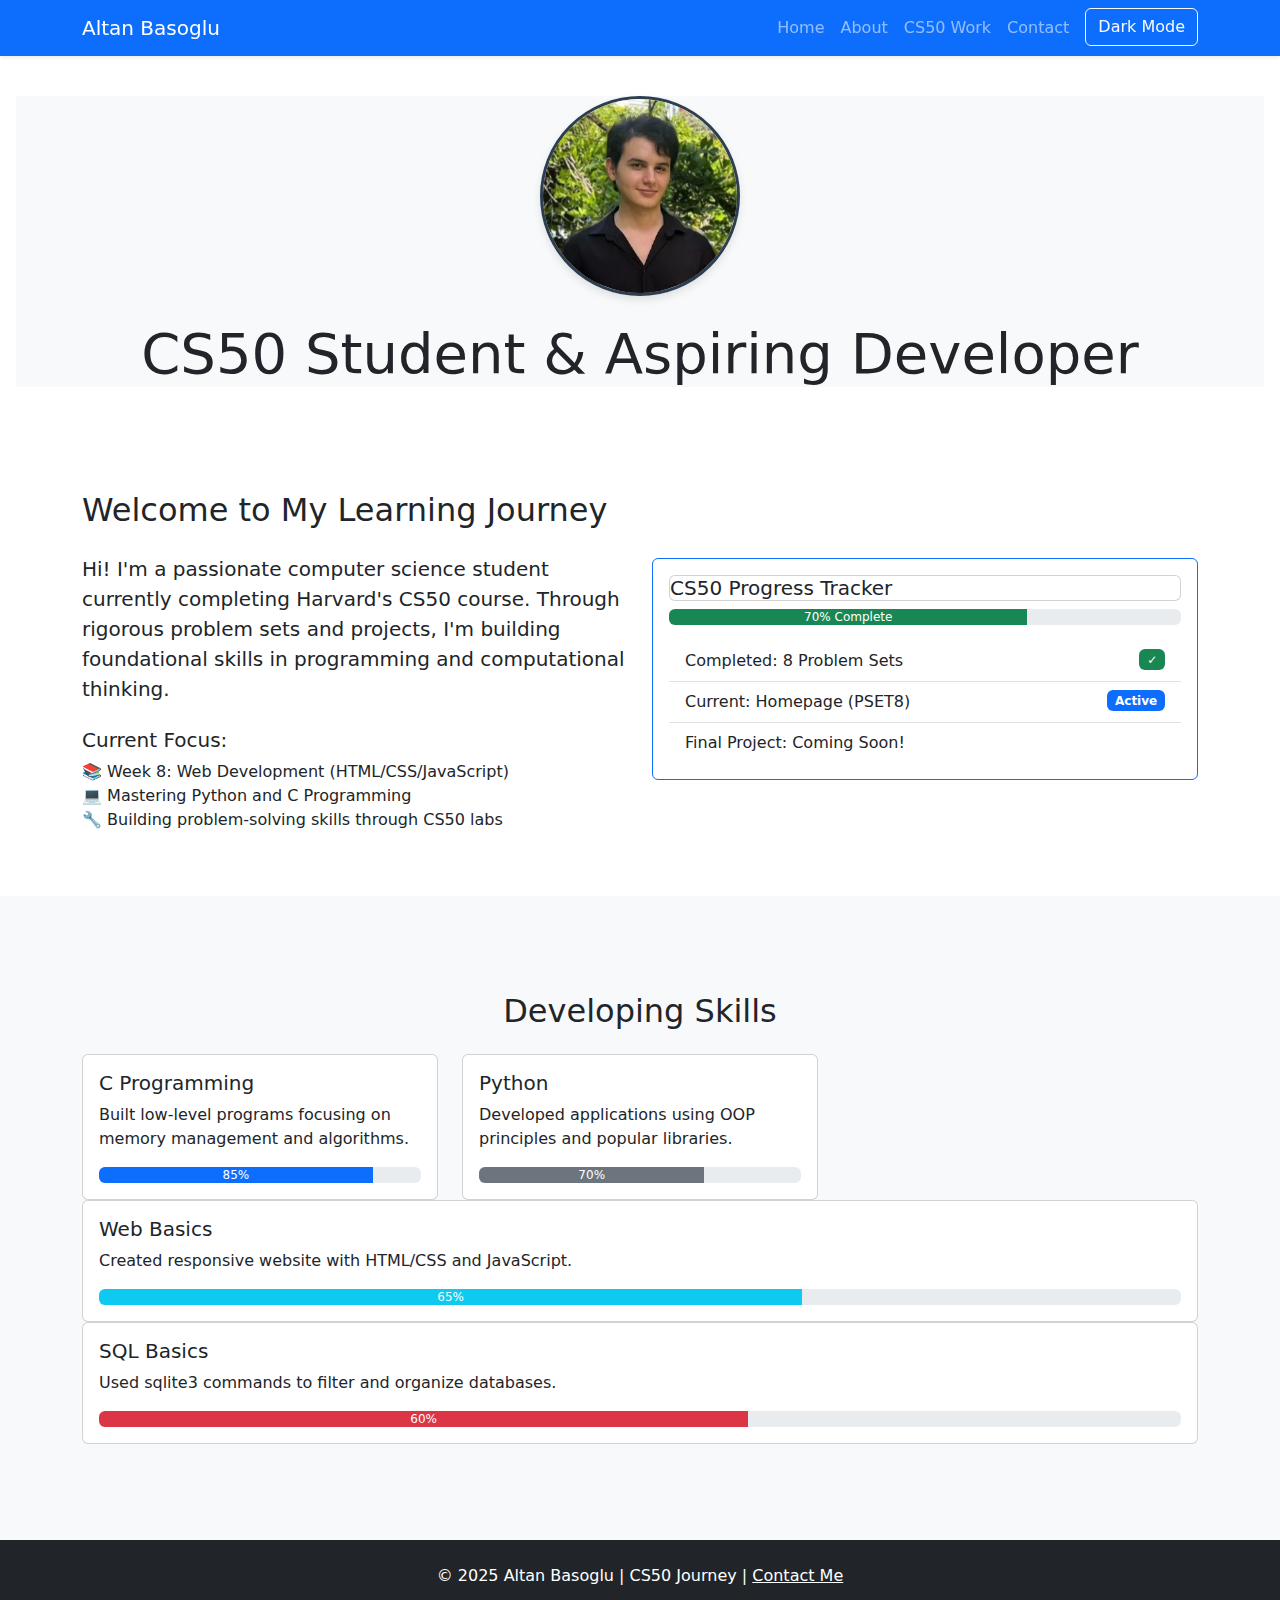
<file: week8/Homepage/index.html>
<!DOCTYPE html>

<html lang="en">
    <head>
        <meta charset="UTF-8">
        <meta name="viewport" content="width=device-width, initial-scale=1.0">
        <!-- Bootstrap CSS -->
        <link href="https://cdn.jsdelivr.net/npm/bootstrap@5.3.3/dist/css/bootstrap.min.css" rel="stylesheet" integrity="sha384-QWTKZyjpPEjISv5WaRU9OFeRpok6YctnYmDr5pNlyT2bRjXh0JMhjY6hW+ALEwIH" crossorigin="anonymous">
        <script src="https://cdn.jsdelivr.net/npm/bootstrap@5.3.3/dist/js/bootstrap.bundle.min.js" integrity="sha384-YvpcrYf0tY3lHB60NNkmXc5s9fDVZLESaAA55NDzOxhy9GkcIdslK1eN7N6jIeHz" crossorigin="anonymous"></script>
        <!-- CS50 CSS -->
        <link href="styles.css" rel="stylesheet">
        <!-- My custom CSS -->
        <link href="custom.css" rel="stylesheet">
        <title>My Webpage</title>
    </head>
    <body>
        <!-- Navigation -->
        <nav class="navbar navbar-expand-lg navbar-dark bg-primary shadow-sm fixed-top">
            <div class="container">
                <a class="navbar-brand" href="index.html">Altan Basoglu</a>
                <button class="navbar-toggler" type="button" data-bs-toggle="collapse" data-bs-target="#navbarNav">
                    <span class="navbar-toggler-icon"></span>
                </button>
                <div class="collapse navbar-collapse" id="navbarNav">
                    <ul class="navbar-nav ms-auto">
                        <li class="nav-item">
                            <a class="nav-link" href="index.html">Home</a>
                        </li>
                        <li class="nav-item">
                            <a class="nav-link" href="about.html">About</a>
                        </li>
                        <li class="nav-item">
                            <a class="nav-link" href="projects.html">CS50 Work</a>
                        </li>
                        <li class="nav-item">
                            <a class="nav-link" href="contact.html">Contact</a>
                        </li>
                        <li class="nav-item">
                            <button id="darkModeToggle" class= "btn btn-outline-light ms-2">Dark Mode</button>
                        </li>
                    </ul>
                </div>
            </div>
        </nav>
        <!-- Hero Section -->
        <div class="hero-section">
            <header class="jumbotron jumbotron-fluid bg-light mt-5">
                <div class="container text-center">
                    <img src="placeholder_image.png" alt="altan basoglu" class="profile-img rounded-circle mb-4">
                    <h1 class="display-4">CS50 Student & Aspiring Developer</h1>
                </div>
            </header>
        </div>
        <!-- Introduction Section -->
         <section class="py-5">
            <div class="container">
                <div class="row align-items-center">
                    <div class="col-lg-6">
                        <div class="my-section">
                        <h2 class="mb-4">Welcome to My Learning Journey</h2>
                        <p class="lead">
                            Hi! I'm a passionate computer science student currently completing Harvard's CS50 course.
                            Through rigorous problem sets and projects, I'm building foundational skills in programming
                            and computational thinking.
                        </p>
                    </div>
                        <div class="mt-4">
                            <h5>Current Focus:</h5>
                            <ul class="list-unstyled">
                                <li>📚 Week 8: Web Development (HTML/CSS/JavaScript)</li>
                                <li>💻 Mastering Python and C Programming</li>
                                <li>🔧 Building problem-solving skills through CS50 labs</li>
                            </ul>
                        </div>
                    </div>
                    <div class="col-lg-6">
                        <div class="card border-primary">
                            <div class="card-body">
                                <h5 class="card title">CS50 Progress Tracker</h5>
                                <div class="progress mb-3">
                                    <div class="progress-bar bg-success" style="width: 70%">70% Complete</div>
                                </div>
                                <ul class="list-group list-group-flush">
                                    <li class="list-group-item">
                                        Completed: 8 Problem Sets
                                        <span class="badge bg-success float-end">✓</span>
                                    </li>
                                    <li class="list-group-item">
                                        Current: Homepage (PSET8)
                                        <span class="badge bg-primary float-end">Active</span>
                                    </li>
                                    <li class="list-group-item">
                                        Final Project: Coming Soon!
                                    </li>
                                </ul>
                            </div>
                        </div>
                    </div>
                </div>
            </div>
         </section>
         <!-- Skills Preview -->
          <section class="py-5 bg-light">
              <div class="container my-5">
                    <h2 class="text-center mb-4">Developing Skills</h2>
                    <div class="row row-cols-1 row-cols-md-2 row-cols-lg-3 g-4">
                        <div class="col">
                             <div class="card h-100 d-flex flex-column justify-content-between">
                                <div class="card-body">
                                    <h5 class="card-title">C Programming</h5>
                                    <p class="card-text">Built low-level programs focusing on memory management and algorithms.</p>
                                    <div class="progress">
                                        <div class="progress-bar" style="width: 85%">85%</div>
                                    </div>
                                </div>
                            </div>
                        </div>
                         <div class="col">
                            <div class="card h-100 d-flex flex-column justify-content-between">
                                <div class="card-body">
                                    <h5 class="card-title">Python</h5>
                                    <p class="card-text">
                                        Developed applications using OOP principles and popular libraries.
                                    </p>
                                    <div class="progress">
                                        <div class="progress-bar bg-secondary" style="width: 70%">70%</div>
                                    </div>
                                </div>
                            </div>
                        </div>
                    </div>
                    <div class="col">
                        <div class ="card h-100 d-flex flex-column justify-content-between">
                            <div class="card-body">
                                <h5 class="card-title">Web Basics</h5>
                                <p class="card-text">
                                    Created responsive website with HTML/CSS and JavaScript.
                                </p>
                                <div class="progress">
                                    <div class="progress-bar bg-info" style="width: 65%">65%
                                    </div>
                                </div>
                            </div>
                        </div>
                    </div>
                    <div class="col">
                        <div class ="card h-100 d-flex flex-column justify-content-between">
                            <div class="card-body">
                                <h5 class="card-title">SQL Basics</h5>
                                <p class="card-text">
                                    Used sqlite3 commands to filter and organize databases.
                                 </p>
                                <div class="progress">
                                    <div class="progress-bar bg-danger" style="width: 60%">60%
                                </div>
                            </div>
                        </div>
                    </div>
                </div>
            </div>
        </section>
        <!-- Footer -->
         <footer class="bg-dark text-white py-4">
            <div class="container text-center">
                <p class="mb-0">
                    © 2025 Altan Basoglu | CS50 Journey |
                    <a href="mailto:altan_basoglu@hotmail.com" class="text-white">Contact Me</a>
                </p>
            </div>
         </footer>
         <!-- Dark Mode Script -->
          <script>
            document.getElementById('darkModeToggle').addEventListener('click', function(){
                document.body.classList.toggle('dark-mode');
                // Save user preference
                localStorage.setItem('darkMode', document.body.classList.contains('dark-mode'));
            });
            // Check for saved preference
            if (localStorage.getItem('darkMode') == 'true') {
                document.body.classList.add('dark-mode');
            }
          </script>
    </body>
</html>
</file>
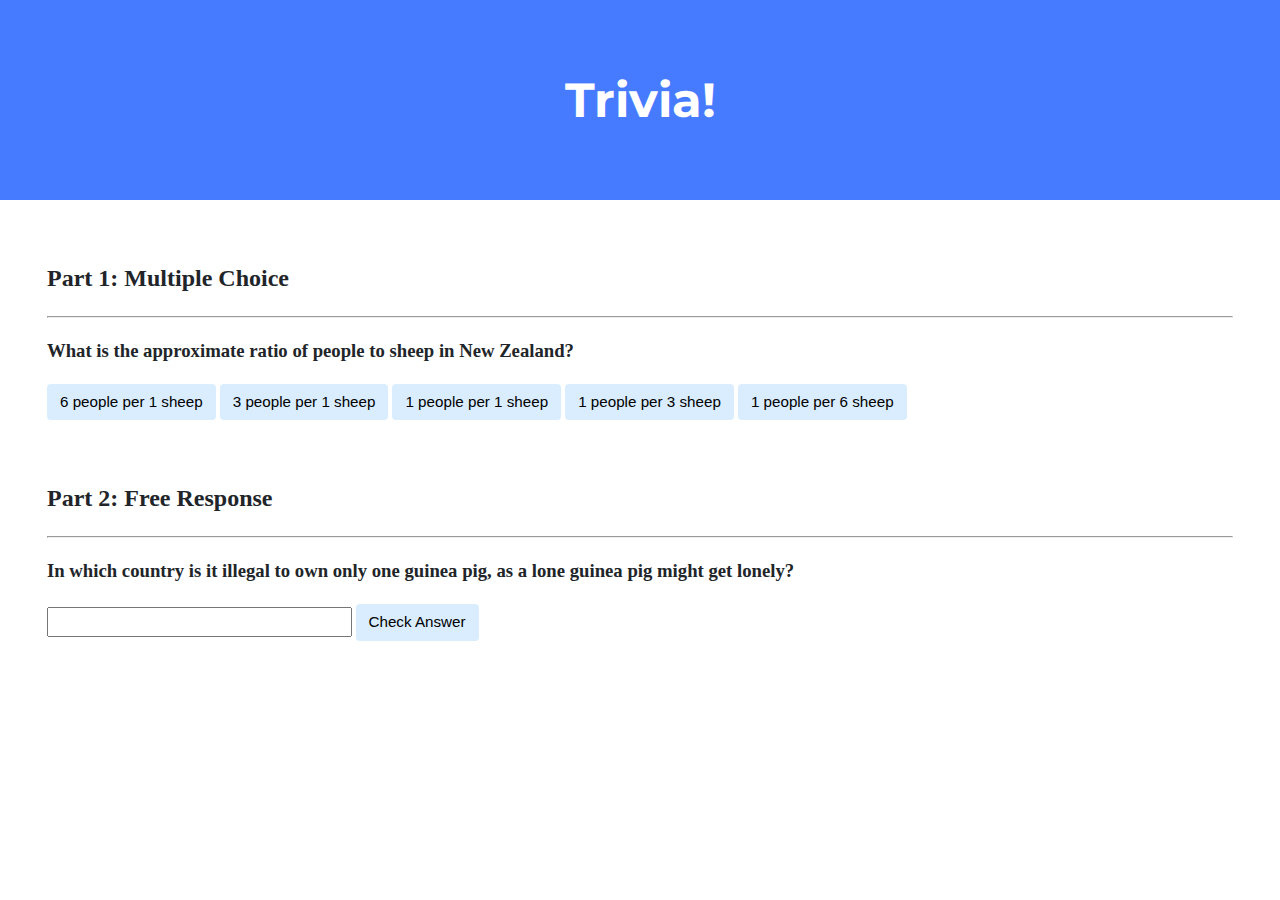
<file: week8/Trivia/index.html>
<!DOCTYPE html>

<html lang="en">
    <head>
        <link href="https://fonts.googleapis.com/css2?family=Montserrat:wght@500&display=swap" rel="stylesheet">
        <link href="styles.css" rel="stylesheet">
        <title>Trivia!</title>
        <script>
            // TODO: Add code to check answers to questions
            document.addEventListener("click", Incorrect(){
                
            });
        </script>
    </head>
    <body>
        <div class="header">
            <h1>Trivia!</h1>
        </div>
        <div class="container">
            <div class="section">
                <h2>Part 1: Multiple Choice </h2>
                <hr>
                <!-- TODO: Add multiple choice question here -->
                <!-- Use an h3 heading for the question text -->
                 <h3>What is the approximate ratio of people to sheep in New Zealand?</h3>
                <!-- Use one button for each possible answer choice -->
                 <button onclick="Incorrect()">6 people per 1 sheep</button>
                 <button onclick="Incorrect()">3 people per 1 sheep</button>
                 <button onclick="Incorrect()">1 people per 1 sheep</button>
                 <button onclick="Incorrect()">1 people per 3 sheep</button>
                 <button onclick="Correct()">1 people per 6 sheep</button>
                 <p id="feedback1"></p>
                <!-- With javascript, add logic so that -->
                <!-- When an incorrect answer choice is clicked button should turn red and text should appear beneath the question that says incorrect -->
                <!-- When the correct answer choice is clicked the button should turn green and text should appear beneath the question that says "Correct!" -->
            </div>

            <div class="section">
                <h2>Part 2: Free Response</h2>
                <hr>
                <!-- TODO: Add free response question here -->
                <!-- Use an h3 heading for the question text -->
                 <h3>In which country is it illegal to own only one guinea pig, as a lone guinea pig might get lonely?</h3>
                <!-- Use one input for the response and a button to confirm answer -->
                <form>
                    <input type="text"></input>
                    <button id="check">Check Answer</button>
                </form>
                <!-- With javascript add logic so that -->
                <!-- When an incorrect amswer choice is provided text field should turn red and text should appear beneath the question that says "Incorrect" -->
                <!-- When the correct amswer choice is provided text field should turn green and text should appear beneath the question that says "Correct" -->
                <p id="feedback2"></p>
            </div>
        </div>
    </body>
</html>
</file>
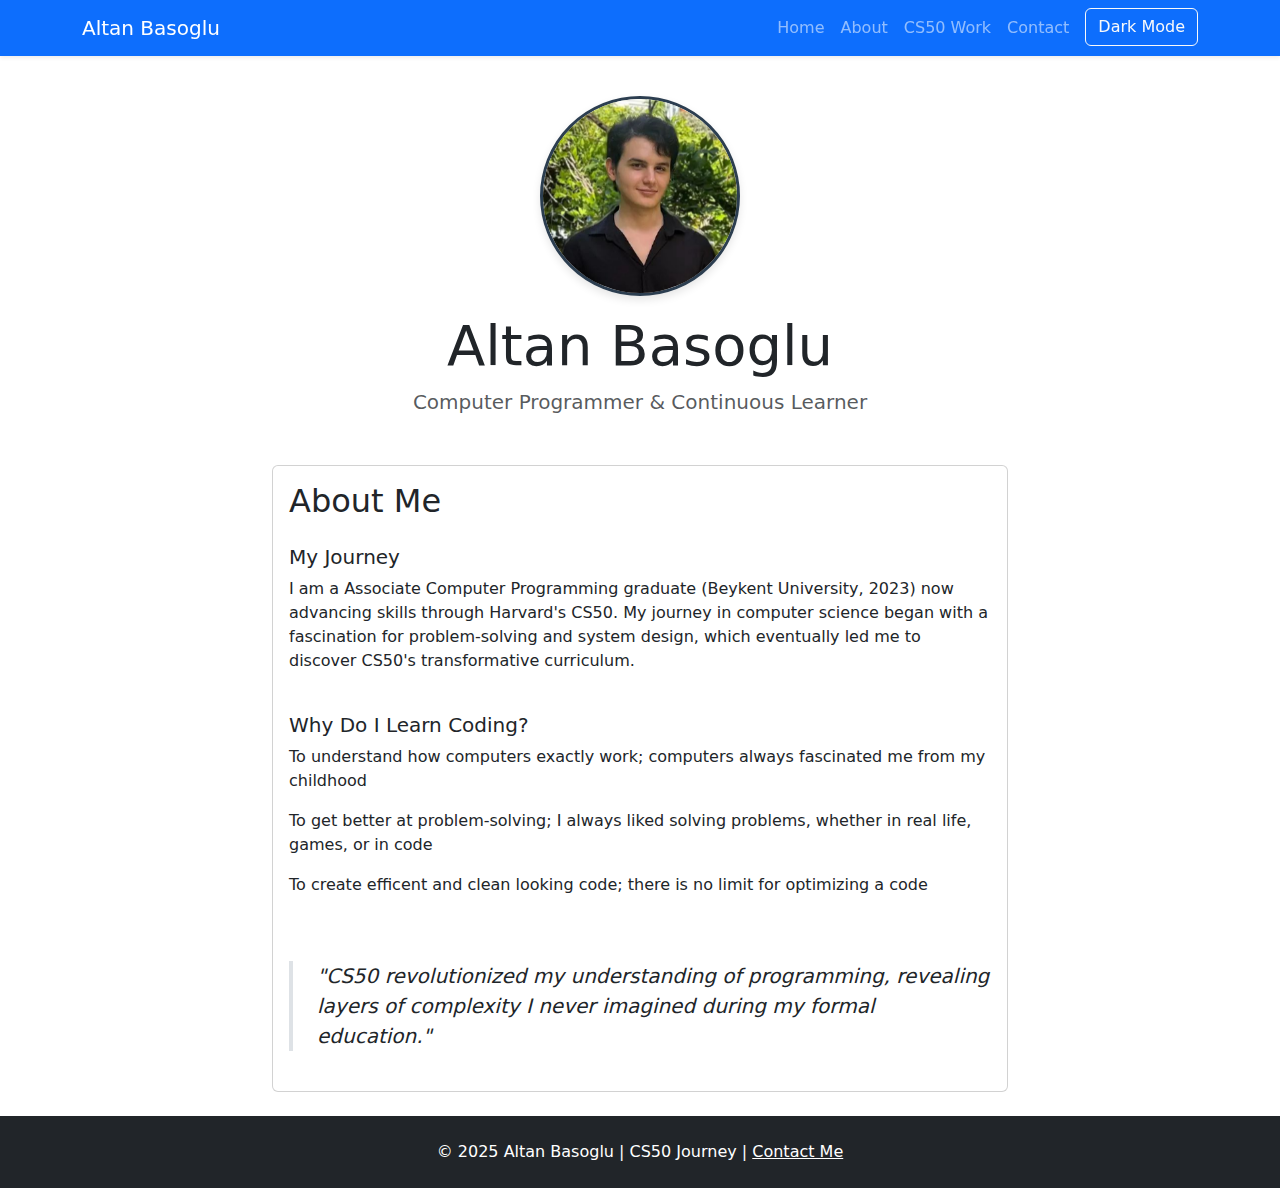
<file: week8/Homepage/about.html>
<!DOCTYPE html>

<html lang="en">
    <head>
        <meta charset="UTF-8">
        <meta name="viewport" content="width=device-width, initial-scale=1.0">
        <link href="https://cdn.jsdelivr.net/npm/bootstrap@5.3.3/dist/css/bootstrap.min.css" rel="stylesheet" integrity="sha384-QWTKZyjpPEjISv5WaRU9OFeRpok6YctnYmDr5pNlyT2bRjXh0JMhjY6hW+ALEwIH" crossorigin="anonymous">
        <script src="https://cdn.jsdelivr.net/npm/bootstrap@5.3.3/dist/js/bootstrap.bundle.min.js" integrity="sha384-YvpcrYf0tY3lHB60NNkmXc5s9fDVZLESaAA55NDzOxhy9GkcIdslK1eN7N6jIeHz" crossorigin="anonymous"></script>
        <link href="styles.css" rel="stylesheet">
        <title>About Me</title>
    </head>
    <body>
    <!-- Navigation -->
    <nav class="navbar navbar-expand-lg navbar-dark bg-primary shadow-sm fixed-top">
        <div class="container">
            <a class="navbar-brand" href="index.html">Altan Basoglu</a>
            <button class="navbar-toggler" type="button" data-bs-toggle="collapse" data-bs-target="#navbarNav">
                <span class="navbar-toggler-icon"></span>
            </button>
            <div class="collapse navbar-collapse" id="navbarNav">
                <ul class="navbar-nav ms-auto">
                    <li class="nav-item">
                        <a class="nav-link" href="index.html">Home</a>
                    </li>
                    <li class="nav-item">
                        <a class="nav-link" href="about.html">About</a>
                    </li>
                    <li class="nav-item">
                         <a class="nav-link" href="projects.html">CS50 Work</a>
                    </li>
                    <li class="nav-item">
                        <a class="nav-link" href="contact.html">Contact</a>
                    </li>
                    <li class="nav-item">
                        <button id="darkModeToggle" class= "btn btn-outline-light ms-2">Dark Mode</button>
                    </li>
                </ul>
            </div>
        </div>
        </nav>
        <!-- Main Content -->
        <main class="container mt-5 pt-5">
            <section class="text-center mb-5">
                <img src="placeholder_image.png" alt="Altan Basoglu" class="profile-img rounded-circle mb-3">
                <h1 class="display-4">Altan Basoglu</h1>
                <p class="lead text-muted">Computer Programmer & Continuous Learner</p>
            </section>
            <div class="row justify-content-center">
                 <div class="col-md-8">
                     <div class="card mb-4 p-3">
                        <h2 class="card-title mb-4">
                            About Me
                        </h2>
                        <div class="mb-4">
                            <h5>My Journey</h5>
                                <p>
                                I am a Associate Computer Programming graduate (Beykent University, 2023) now advancing skills through Harvard's CS50.
                                My journey in computer science began with a fascination for problem-solving and system design, which
                                eventually led me to discover CS50's transformative curriculum.
                            </p>
                        </div>
                     <div class="mb-4">
                        <h5>Why Do I Learn Coding?</h5>
                        <ul class="list-unstyled ul-custom fs-6">
                            <li class="mb-3">
                                To understand how computers exactly work; computers always fascinated me from my childhood
                            </li>
                            <li class="mb-3">
                                To get better at problem-solving; I always liked solving problems, whether in real life, games, or in code
                            </li>
                            <li class="mb-3">
                                To create efficent and clean looking code; there is no limit for optimizing a code
                            </li>
                        </ul>
                     </div>
                     <blockquote class="blockquote mt-4">
                        <p class="mb-0">
                            "CS50 revolutionized my understanding of programming, revealing layers of complexity I never imagined during my formal education."
                        </p>
                    </blockquote>
                    </div>
                </div>
            </div>
        </main>
        <script>
            document.getElementById('darkModeToggle').addEventListener('click', function(){
                document.body.classList.toggle('dark-mode');
                // Save user preference
                localStorage.setItem('darkMode', document.body.classList.contains('dark-mode'));
            });
            // Check for saved preference
            if (localStorage.getItem('darkMode') == 'true') {
                document.body.classList.add('dark-mode');
            }
        </script>
        <style>
            .dark-mode, .dark-mode * {
                transition: background-color 0.3s, color 0.3s;
            }
        </style>
        <!-- Footer -->
        <footer class="bg-dark text-white py-4">
            <div class="container text-center">
                <p class="mb-0">
                    © 2025 Altan Basoglu | CS50 Journey |
                    <a href="mailto:altan_basoglu@hotmail.com" class="text-white">Contact Me</a>
                </p>
            </div>
         </footer>
    </body>
</html>
</file>
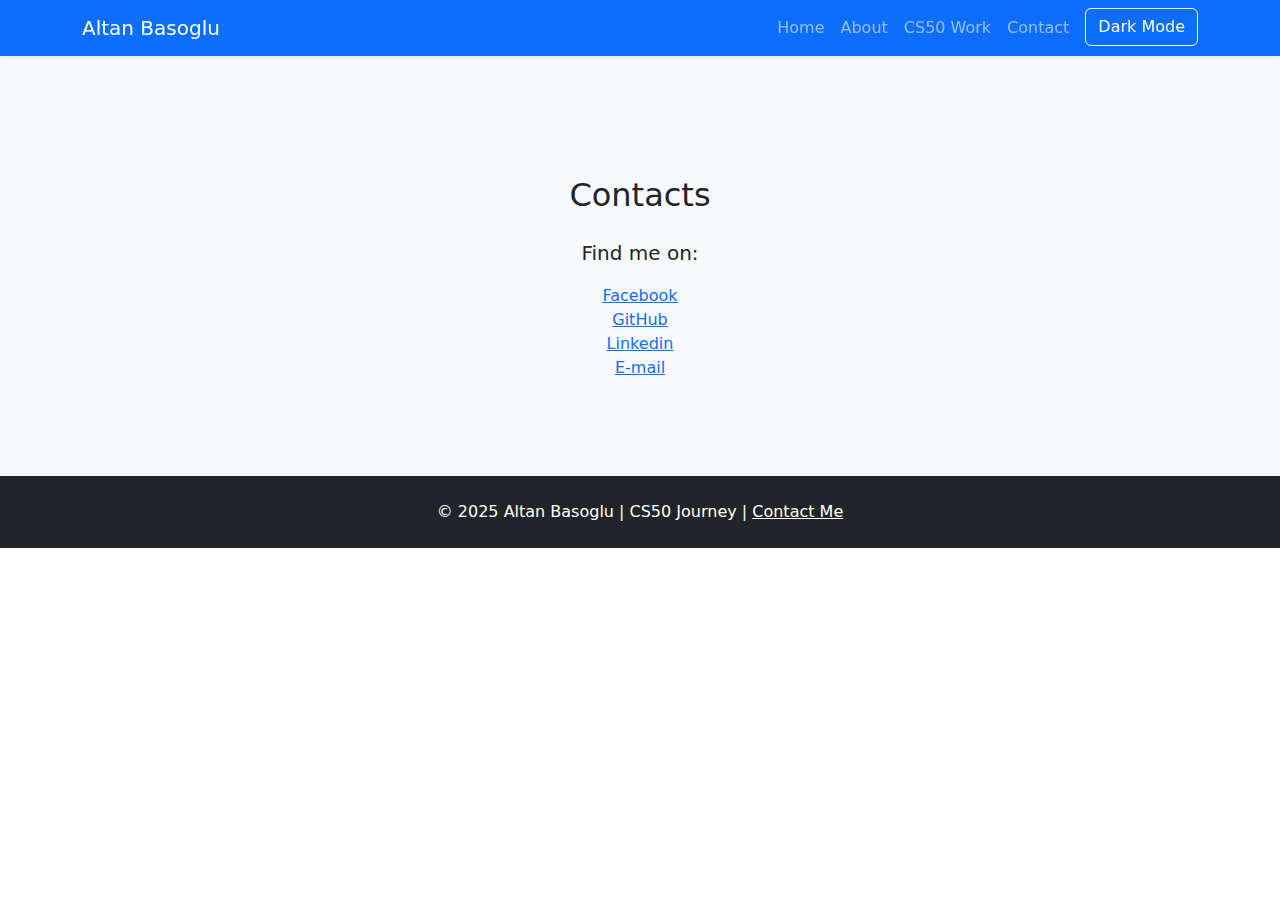
<file: week8/Homepage/contact.html>
<!DOCTYPE html>

<html lang="en">
    <head>
        <meta charset="UTF-8">
        <meta name="viewport" content="width=device-width, initial-scale=1.0">
        <!-- Bootstrap CSS -->
        <link href="https://cdn.jsdelivr.net/npm/bootstrap@5.3.3/dist/css/bootstrap.min.css" rel="stylesheet" integrity="sha384-QWTKZyjpPEjISv5WaRU9OFeRpok6YctnYmDr5pNlyT2bRjXh0JMhjY6hW+ALEwIH" crossorigin="anonymous">
        <script src="https://cdn.jsdelivr.net/npm/bootstrap@5.3.3/dist/js/bootstrap.bundle.min.js" integrity="sha384-YvpcrYf0tY3lHB60NNkmXc5s9fDVZLESaAA55NDzOxhy9GkcIdslK1eN7N6jIeHz" crossorigin="anonymous"></script>
        <!-- Custom CSS -->
        <link href="styles.css" rel="stylesheet">
        <link href="custom.css" rel="stylesheet">
        <title>Contact Me</title>
    </head>
    <body>
        <!-- Navigation -->
        <nav class="navbar navbar-expand-lg navbar-dark bg-primary shadow-sm fixed-top">
            <div class="container">
                <a class="navbar-brand" href="index.html">Altan Basoglu</a>
                <button class="navbar-toggler" type="button" data-bs-toggle="collapse" data-bs-target="#navbarNav">
                    <span class="navbar-toggler-icon"></span>
                </button>
                <div class="collapse navbar-collapse" id="navbarNav">
                    <ul class="navbar-nav ms-auto">
                        <li class="nav-item">
                            <a class="nav-link" href="index.html">Home</a>
                        </li>
                        <li class="nav-item">
                            <a class="nav-link" href="about.html">About</a>
                        </li>
                        <li class="nav-item">
                            <a class="nav-link" href="projects.html">CS50 Work</a>
                        </li>
                        <li class="nav-item">
                            <a class="nav-link" href="contact.html">Contact</a>
                        </li>
                        <li class="nav-item">
                            <button id="darkModeToggle" class= "btn btn-outline-light ms-2">Dark Mode</button>
                        </li>
                    </ul>
                </div>
            </div>
        </nav>
        <!-- Main Content -->
         <div class="contact-section">
            <section class="py-5" style="background-color: #f8f9fa;">
                <main class="container mt-5 pt-5">
                <h2 class="mb-4 text-center">Contacts</h2>
                    <div class="row justify-content-center">
                        <div class="col-md-6 text-center">
                            <div class="contact-links">
                                <p class="lead">Find me on:</p>
                                <ul class="list-unstyled">
                                    <li><a href="https://www.facebook.com/altan.basoglu.1/">Facebook</a></li>
                                    <li><a href="https://github.com/Altf4tan">GitHub</a></li>
                                    <li><a href="https://www.linkedin.com/in/altan-ba%C5%9Fo%C4%9Flu-085468240/">Linkedin</a></li>
                                    <li><a href="altan_basoglu@hotmail.com">E-mail</a></li>
                                </ul>
                            </div>
                        </div>
                    </div>
                </main>
            </section>
        </div>
        <!-- Footer -->
        <footer class="bg-dark text-white py-4">
            <div class="container text-center">
                <p class="mb-0">
                    © 2025 Altan Basoglu | CS50 Journey |
                    <a href="mailto:altan_basoglu@hotmail.com" class="text-white">Contact Me</a>
                </p>
            </div>
         </footer>
        <!-- Dark Mode Script -->
        <script>
            document.getElementById('darkModeToggle').addEventListener('click', function(){
                document.body.classList.toggle('dark-mode');
                // Save user preference
                localStorage.setItem('darkMode', document.body.classList.contains('dark-mode'));
            });
            // Check for saved preference
            if (localStorage.getItem('darkMode') == 'true') {
                document.body.classList.add('dark-mode');
            }
          </script>
    </body>
</html>
</file>
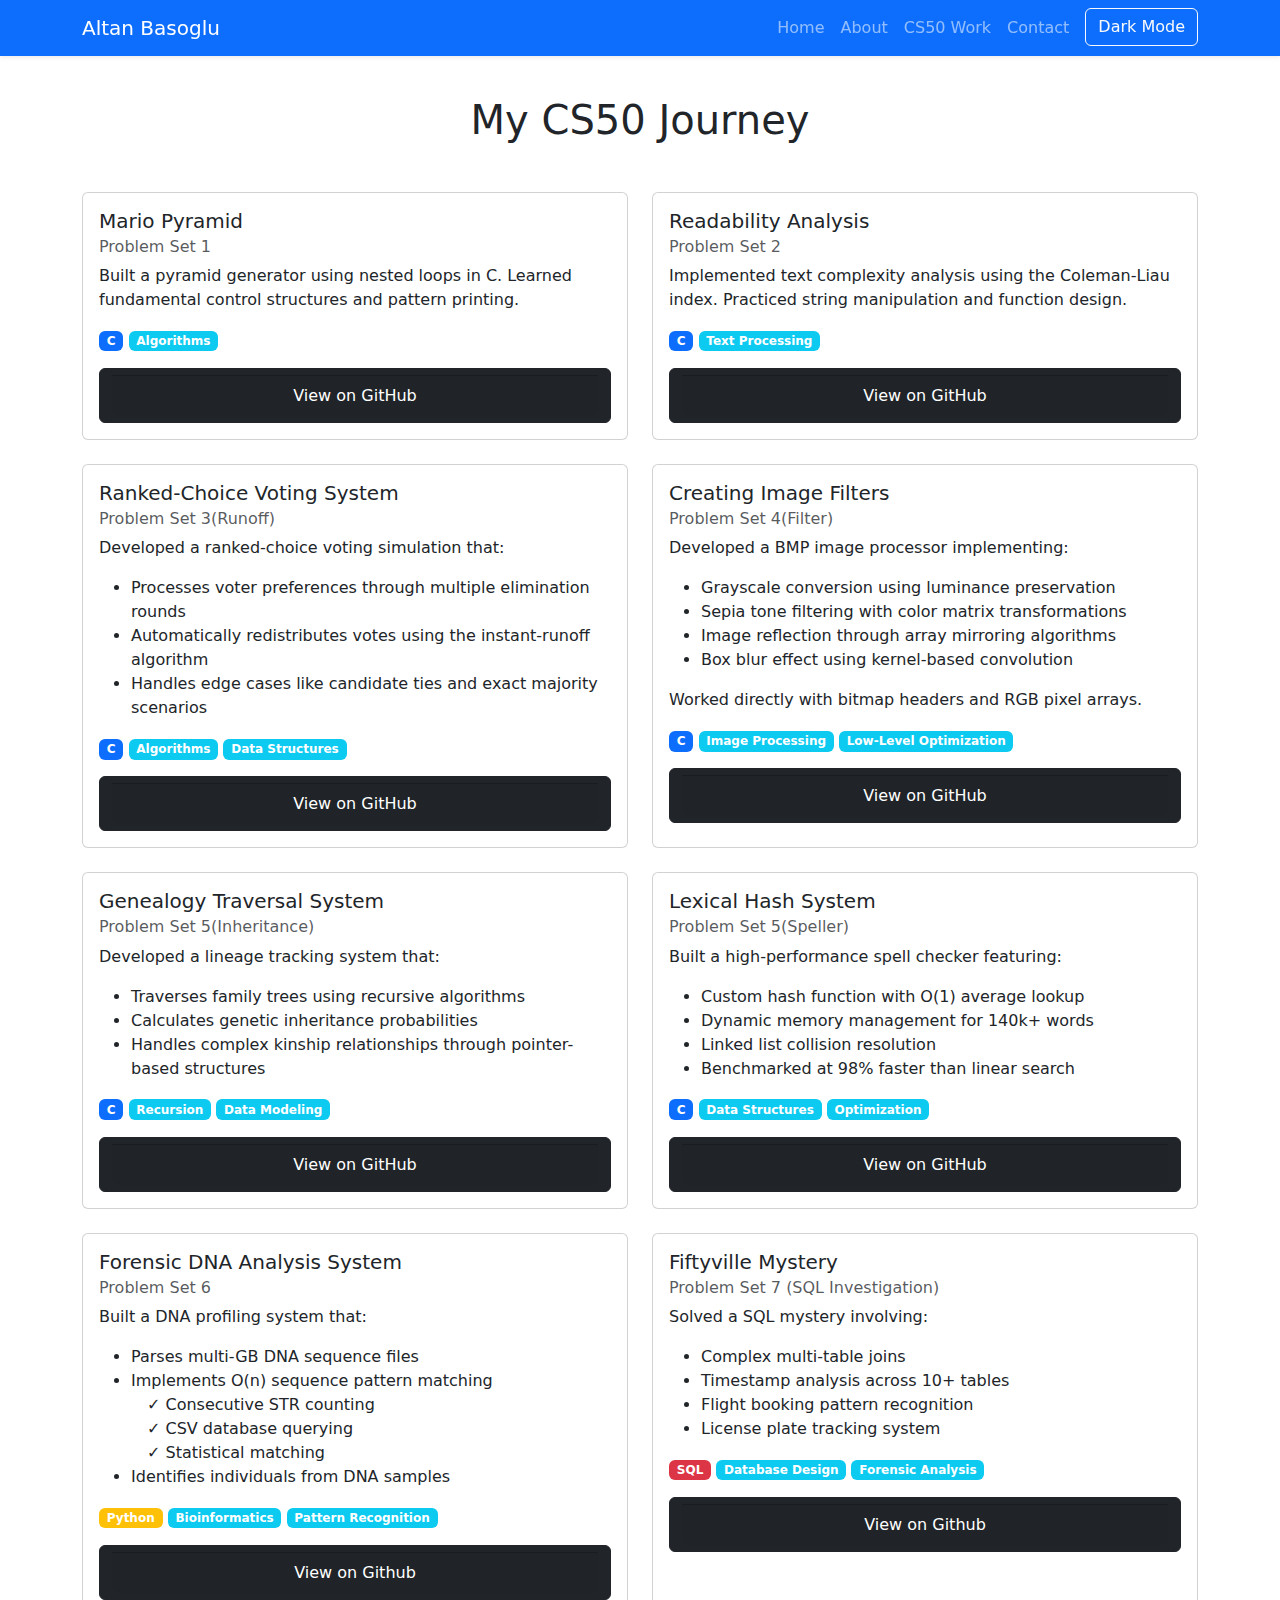
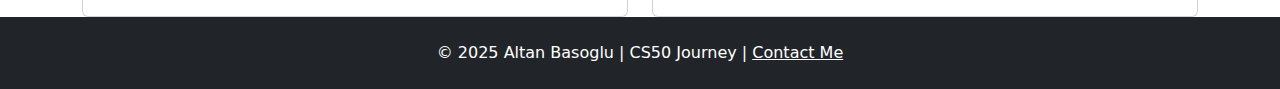
<file: week8/Homepage/projects.html>
<!DOCTYPE html>

<html lang="en">
    <head>
        <meta charset="UTF-8">
        <meta name="viewport" content="width=device-width, initial-scale=1.0">
        <!-- Bootstrap CSS -->
        <link href="https://cdn.jsdelivr.net/npm/bootstrap@5.3.3/dist/css/bootstrap.min.css" rel="stylesheet" integrity="sha384-QWTKZyjpPEjISv5WaRU9OFeRpok6YctnYmDr5pNlyT2bRjXh0JMhjY6hW+ALEwIH" crossorigin="anonymous">
        <script src="https://cdn.jsdelivr.net/npm/bootstrap@5.3.3/dist/js/bootstrap.bundle.min.js" integrity="sha384-YvpcrYf0tY3lHB60NNkmXc5s9fDVZLESaAA55NDzOxhy9GkcIdslK1eN7N6jIeHz" crossorigin="anonymous"></script>
        <!-- Custom CSS -->
        <link href="styles.css" rel="stylesheet">
        <link href="custom.css" rel="stylesheet">
        <title>CS50 Problem Set Solutions</title>
    </head>
    <body>
        <!-- Navigation -->
         <nav class="navbar navbar-expand-lg navbar-dark bg-primary shadow-sm fixed-top">
            <div class="container">
                <a class="navbar-brand" href="index.html">Altan Basoglu</a>
                <button class="navbar-toggler" type="button" data-bs-toggle="collapse" data-bs-target="#navbarNav">
                    <span class="navbar-toggler-icon"></span>
                </button>
                <div class="collapse navbar-collapse" id="navbarNav">
                    <ul class="navbar-nav ms-auto">
                        <li class="nav-item">
                            <a class="nav-link" href="index.html">Home</a>
                        </li>
                        <li class="nav-item">
                            <a class="nav-link" href="about.html">About</a>
                        </li>
                        <li class="nav-item">
                            <a class="nav-link" href="projects.html">CS50 Work</a>
                        </li>
                        <li class="nav-item">
                            <a class="nav-link" href="contact.html">Contact</a>
                        </li>
                        <li class="nav-item">
                            <button id="darkModeToggle" class="btn btn-outline-light ms-2">Dark Mode</button>
                        </li>
                    </ul>
                </div>
            </div>
         </nav>
         <!-- Projects Section -->
         <main class="container mt-5 pt-5">
            <h1 class="text-center mb-5">My CS50 Journey</h1>
            <!-- Problem Sets Grid -->
             <div class="row row-cols-1 row-cols-md-2 g-4">
                <!-- PSET 1 -->
                 <div class="col d-flex">
                    <div class="card d-flex flex-column w-100">
                        <div class="card-body flex-grow-1">
                            <h5 class="card-title">Mario Pyramid</h5>
                            <h6 class="card-subtitle mb-2 text-muted">Problem Set 1</h6>
                            <p class="card-text">
                                Built a pyramid generator using nested loops in C.
                                Learned fundamental control structures and pattern printing.
                            </p>
                            <div class="mb-3">
                                <span class="badge bg-primary">C</span>
                                <span class="badge bg-info">Algorithms</span>
                            </div>
                            <div class="d-grid gap-2">
                            <a href="https://github.com/Altf4tan/CS50_Projects/blob/main/week1/Mario/Mario(Less)%20Problem%20Solution.c" class="btn btn-dark" target="_blank">
                                <div class="card-footer">
                                    View on GitHub
                                </div>
                            </a>
                        </div>
                    </div>
                </div>
            </div>
            <div class="col d-flex">
                <div class="card d-flex flex-column w-100">
                    <div class="card-body flex-grow-1">
                        <h5 class="card-title">Readability Analysis</h5>
                        <h6 class="card-subtitle mb-2 text-muted">Problem Set 2</h6>
                        <p class="card-text">
                            Implemented text complexity analysis using the Coleman-Liau index.
                            Practiced string manipulation and function design.
                        </p>
                        <div class="mb-3">
                            <span class="badge bg-primary">C</span>
                            <span class="badge bg-info">Text Processing</span>
                        </div>
                        <div class="d-grid gap-2">
                            <a href="https://github.com/Altf4tan/CS50_Projects/blob/main/week2/Readability/readability.c" class="btn btn-dark" target="_blank">
                                <div class="card-footer">
                                    View on GitHub
                                </div>
                            </a>
                        </div>
                    </div>
                 </div>
             </div>
             <div class="col d-flex">
                <div class="card d-flex flex-column w-100">
                    <div class="card-body flex-grow-1">
                        <h5 class="card-title">Ranked-Choice Voting System</h5>
                        <h6 class="card-subtitle mb-2 text-muted">Problem Set 3(Runoff)</h6>
                        <p class="card-text">
                            Developed a ranked-choice voting simulation that:
                            <ul>
                                <li>Processes voter preferences through multiple elimination rounds</li>
                                <li>Automatically redistributes votes using the instant-runoff algorithm</li>
                                <li>Handles edge cases like candidate ties and exact majority scenarios</li>
                            </ul>
                        </p>
                        <div class="mb-3">
                            <span class="badge bg-primary">C</span>
                            <span class="badge bg-info">Algorithms</span>
                            <span class="badge bg-info">Data Structures</span>
                        </div>
                        <div class="d-grid gap-2">
                            <a href="https://github.com/Altf4tan/CS50_Projects/blob/main/week3/runoff.c" class="btn btn-dark" target="_blank">
                                <div class="card-footer">
                                    View on GitHub
                                </div>
                            </a>
                        </div>
                    </div>
                </div>
            </div>
            <div class="col d-flex">
                <div class="card d-flex flex-column w-100">
                    <div class="card-body flex-grow-1">
                        <h5 class="card-title">Creating Image Filters</h5>
                        <h6 class="card-subtitle mb-2 text-muted">Problem Set 4(Filter)</h6>
                        <p class="card-text">
                            Developed a BMP image processor implementing:
                            <ul>
                                <li>Grayscale conversion using luminance preservation</li>
                                <li>Sepia tone filtering with color matrix transformations</li>
                                <li>Image reflection through array mirroring algorithms</li>
                                <li>Box blur effect using kernel-based convolution</li>
                            </ul>
                            Worked directly with bitmap headers and RGB pixel arrays.
                        </p>
                        <div class="mb-3">
                            <span class="badge bg-primary">C</span>
                            <span class="badge bg-info">Image Processing</span>
                            <span class="badge bg-info">Low-Level Optimization</span>
                        </div>
                        <div class="d-grid gap-2">
                            <a href="https://github.com/Altf4tan/CS50_Projects/tree/main/week4/Filter-less/helpers.c" class="btn btn-dark" target="_blank">
                               <div class="card-footer">
                                    View on GitHub
                               </div>
                            </a>
                        </div>
                    </div>
                </div>
            </div>
            <div class="col d-flex">
                <div class="card d-flex flex-column w-100">
                    <div class="card-body flex-grow-1">
                        <h5 class="card-title">Genealogy Traversal System</h5>
                        <h6 class="card-subtitle mb-2 text-muted">Problem Set 5(Inheritance)</h6>
                        <p class="card-text">
                            Developed a lineage tracking system that:
                            <ul>
                                <li>Traverses family trees using recursive algorithms</li>
                                <li>Calculates genetic inheritance probabilities</li>
                                <li>Handles complex kinship relationships through pointer-based structures</li>
                            </ul>
                        </p>
                        <div class="mb-3">
                            <span class="badge bg-primary">C</span>
                            <span class="badge bg-info">Recursion</span>
                            <span class="badge bg-info">Data Modeling</span>
                        </div>
                        <div class="d-grid gap-2">
                            <a href="https://github.com/Altf4tan/CS50_Projects/blob/main/week5/inheritance.c" class="btn btn-dark" target="_blank">
                                <div class="card-footer">
                                    View on GitHub
                                </div>
                            </a>
                        </div>
                    </div>
                </div>
            </div>
            <div class="col d-flex">
                <div class="card d-flex flex-column w-100">
                    <div class="card-body flex-grow-1">
                        <h5 class="card-title">Lexical Hash System</h5>
                        <h6 class="card-subtitle mb-2 text-muted">Problem Set 5(Speller)</h6>
                        <p class="card-text">
                            Built a high-performance spell checker featuring:
                            <ul>
                                <li>Custom hash function with O(1) average lookup</li>
                                <li>Dynamic memory management for 140k+ words</li>
                                <li>Linked list collision resolution</li>
                                <li>Benchmarked at 98% faster than linear search</li>
                            </ul>
                        </p>
                        <div class="mb-3">
                            <span class="badge bg-primary">C</span>
                            <span class="badge bg-info">Data Structures</span>
                            <span class="badge bg-info">Optimization</span>
                        </div>
                        <div class="d-grid gap-2">
                            <a href="https://github.com/Altf4tan/CS50_Projects/blob/main/week5/speller_project/dictionary.c" class="btn btn-dark" target="_blank">
                                <div class="card-footer">
                                    View on GitHub
                                </div>
                            </a>
                        </div>
                    </div>
                </div>
            </div>
            <div class="col d-flex">
                <div class="card d-flex flex-column w-100">
                    <div class="card-body flex-grow-1">
                        <h5 class="card-title">Forensic DNA Analysis System</h5>
                        <h6 class="card-subtitle mb-2 text-muted">Problem Set 6</h6>
                        <p class="card-text">
                            Built a DNA profiling system that:
                            <ul>
                                <li>Parses multi-GB DNA sequence files</li>
                                <li>Implements O(n) sequence pattern matching
                                    <ul class="list-unstyled ms-3">
                                        <li>✓ Consecutive STR counting</li>
                                        <li>✓ CSV database querying</li>
                                        <li>✓ Statistical matching</li>
                                    </ul>
                                </li>
                                <li>Identifies individuals from DNA samples</li>
                            </ul>
                        </p>
                        <div class="mb-3">
                            <span class="badge bg-warning">Python</span>
                            <span class="badge bg-info">Bioinformatics</span>
                            <span class="badge bg-info">Pattern Recognition</span>
                        </div>
                        <div class="d-grid gap-2">
                            <a href="https://github.com/Altf4tan/CS50_Projects/blob/main/week6/project_dna/dna.py" class="btn btn-dark" target="_blank">
                                <div class="card-footer">
                                    View on Github
                                </div>
                            </a>
                        </div>
                    </div>
                </div>
            </div>
            <div class="col d-flex">
                <div class="card d-flex flex-column w-100">
                    <div class="card-body flex-grow-1">
                        <h5 class="card-title">Fiftyville Mystery</h5>
                        <h6 class="card-subtitle mb-2 text-muted">Problem Set 7 (SQL Investigation)</h6>
                        <p class="card-text">
                            Solved a SQL mystery involving:
                            <ul>
                                <li>Complex multi-table joins</li>
                                <li>Timestamp analysis across 10+ tables</li>
                                <li>Flight booking pattern recognition</li>
                                <li>License plate tracking system</li>
                            </ul>
                        </p>
                        <div class="mb-3">
                            <span class="badge bg-danger">SQL</span>
                            <span class="badge bg-info">Database Design</span>
                            <span class="badge bg-info">Forensic Analysis</span>
                        </div>
                        <div class="d-grid gap-2">
                        <a href="https://github.com/Altf4tan/CS50_Projects/blob/main/week7/Fiftyville/log.sql" class="btn btn-dark" target="_blank">
                            <div class="card-footer">
                                    View on Github
                                </div>
                            </a>
                        </div>
                    </div>
                </div>
            </div>
        </main>
        <script>
        document.getElementById('darkModeToggle').addEventListener('click', function(){
            document.body.classList.toggle('dark-mode');
            // Save user preference
            localStorage.setItem('darkMode', document.body.classList.contains('dark-mode'));
        });
        // Check for saved preference
        if (localStorage.getItem('darkMode') == 'true') {
            document.body.classList.add('dark-mode');
        }
        </script>
        <!-- Footer -->
        <footer class="bg-dark text-white py-4">
            <div class="container text-center">
                <p class="mb-0">
                    © 2025 Altan Basoglu | CS50 Journey |
                    <a href="mailto:altan_basoglu@hotmail.com" class="text-white">Contact Me</a>
                </p>
            </div>
         </footer>
    </body>
</html>
</file>
<file: week8/Homepage/styles.css>
/* Dark Mode Styles */
.dark-mode {
    background-color: #1a1a1a;
    color: #ffffff !important;
}
.dark-mode .navbar {
    background: #2d2d2d !important;
}
.dark-mode .card {
    color: #ffffff !important;
    background: #2d2d2d !important;
    border-color: #404040 !important;
}
.dark-mode .list-group-item {
    background: #2d2d2d !important;
    border-color: #404040 !important;
    color: #ffffff !important;
}
.dark-mode .progress {
    background: #404040;
}
.dark-mode .progress-bar {
  color: #000000 !important;
}
.dark-mode .badge {
    color: #ffffff !important;
}
.dark-mode .btn-outline-light {
    color: #f8f9fa !important;
    border-color: #f8f9fa !important;
}
.dark-mode .text-muted {
    color: #adb5bd !important;
}
.dark-mode .bg-light {
    background-color: #343a40 !important;
}
/*About Page Styles*/
.profile-img {
    width: 200px;
    border: 3px solid #2c3e50;
    box-shadow: 0 4px 8px rgba(0,0,0,0.1);
}
.blockquote {
    border-left: 4px solid #dee2e6;
    padding-left: 1.5rem;
    margin: 1.5rem 0;
    font-style: italic;
}
/* Dark Mode Overrides */
.dark-mode .profile-img {
    border-color: #ffffff;
}
.dark-mode .blockquote {
    border-left-color: #4a5568;
}
.dark-mode .list-unstyled i {
    color: #63b3ed !important;
}

.dark-mode .ul-custom li::before {
    color: #63b3ed;
}
</file>
<file: week8/Homepage/custom.css>
/* Color palette */
:root {
    --primary-color: #0d6efd;
    --secondary-color: #f0f4f8;
    --accent-color: #f0823f;
}

.btn-primary {
    background-color: var(--primary-color);
    border-color: var(--primary-color);
}

.my-accent {
    color: var(--accent-color);
}

.hero-section {
    background: linear-gradient(#212529, var(--seconday-color));
    padding: 3rem 1rem;
    text-align: center;
}
/* Smooth hover or focus transitions make the site feel more interactive */
.btn-primary {
    background-color: var(--primary-color);
    border-color: var(--primary-color);
    transition: background-color 0.3s, transform 0.3s;
}

.btn-primary:hover {
    background-color: #084298;
    transform: scale(1.03);
}


.dark-mode, .dark-mode * {
    transition: background-color 0.3s, color 0.3s;
}

.dark-mode {
    --primary-color: #212529;
    --accent-color: #f0823f;
}

body.dark-mode {
    background-color: var(--primary-color);
    color: #fff;
}

.dark-mode .navbar {
    background-color: #333;
}

.dark-mode .card {
    background-color: #444;
    color: #f8f9fa;
}

.social-link a:hover {
    color: var(--accent-color);
    transform: scale(1.1);
    transition: all 0.3;
}

.contact-section {
    background-color: #f8f9fa;
    padding:2rem 0;
}

.contact-links a {
    color: #0d6efd;
    transition: color 0.3s;
}

.contact-links a:hover {
    color: #084292;
}
</file>
<file: week8/Trivia/styles.css>
body {
    background-color: #fff;
    color: #212529;
    font-size: 1rem;
    font-weight: 400;
    line-height: 1.5;
    margin: 0;
    text-align: left;
}

.container {
    margin-left: auto;
    margin-right: auto;
    padding-left: 15px;
    padding-right: 15px;
}

.header {
    background-color: #477bff;
    color: #fff;
    margin-bottom: 2rem;
    padding: 2rem 1rem;
    text-align: center;
}

.section {
    padding: 0.5rem 2rem 1rem 2rem;
}

.section:hover {
    background-color: #f5f5f5;
    transition: color 2s ease-in-out, background-color 0.15s ease-in-out;
}

h1 {
    font-family: 'Montserrat', sans-serif;
    font-size: 48px;
}

button, input[type="submit"] {
    background-color: #d9edff;
    border: 1px solid transparent;
    border-radius: 0.25rem;
    font-size: 0.95rem;
    font-weight: 400;
    line-height: 1.5;
    padding: 0.375rem 0.75rem;
    text-align: center;
    transition: color 0.15s ease-in-out, background-color 0.15s ease-in-out, border-color 0.15s ease-in-out, box-shadow 0.15s ease-in-out;
    vertical-align: middle;
}


input[type="text"] {
    line-height: 1.8;
    width: 25%;
}

input[type="text"]:hover {
    background-color: #f5f5f5;
    transition: color 2s ease-in-out, background-color 0.15s ease-in-out;
}
</file>
